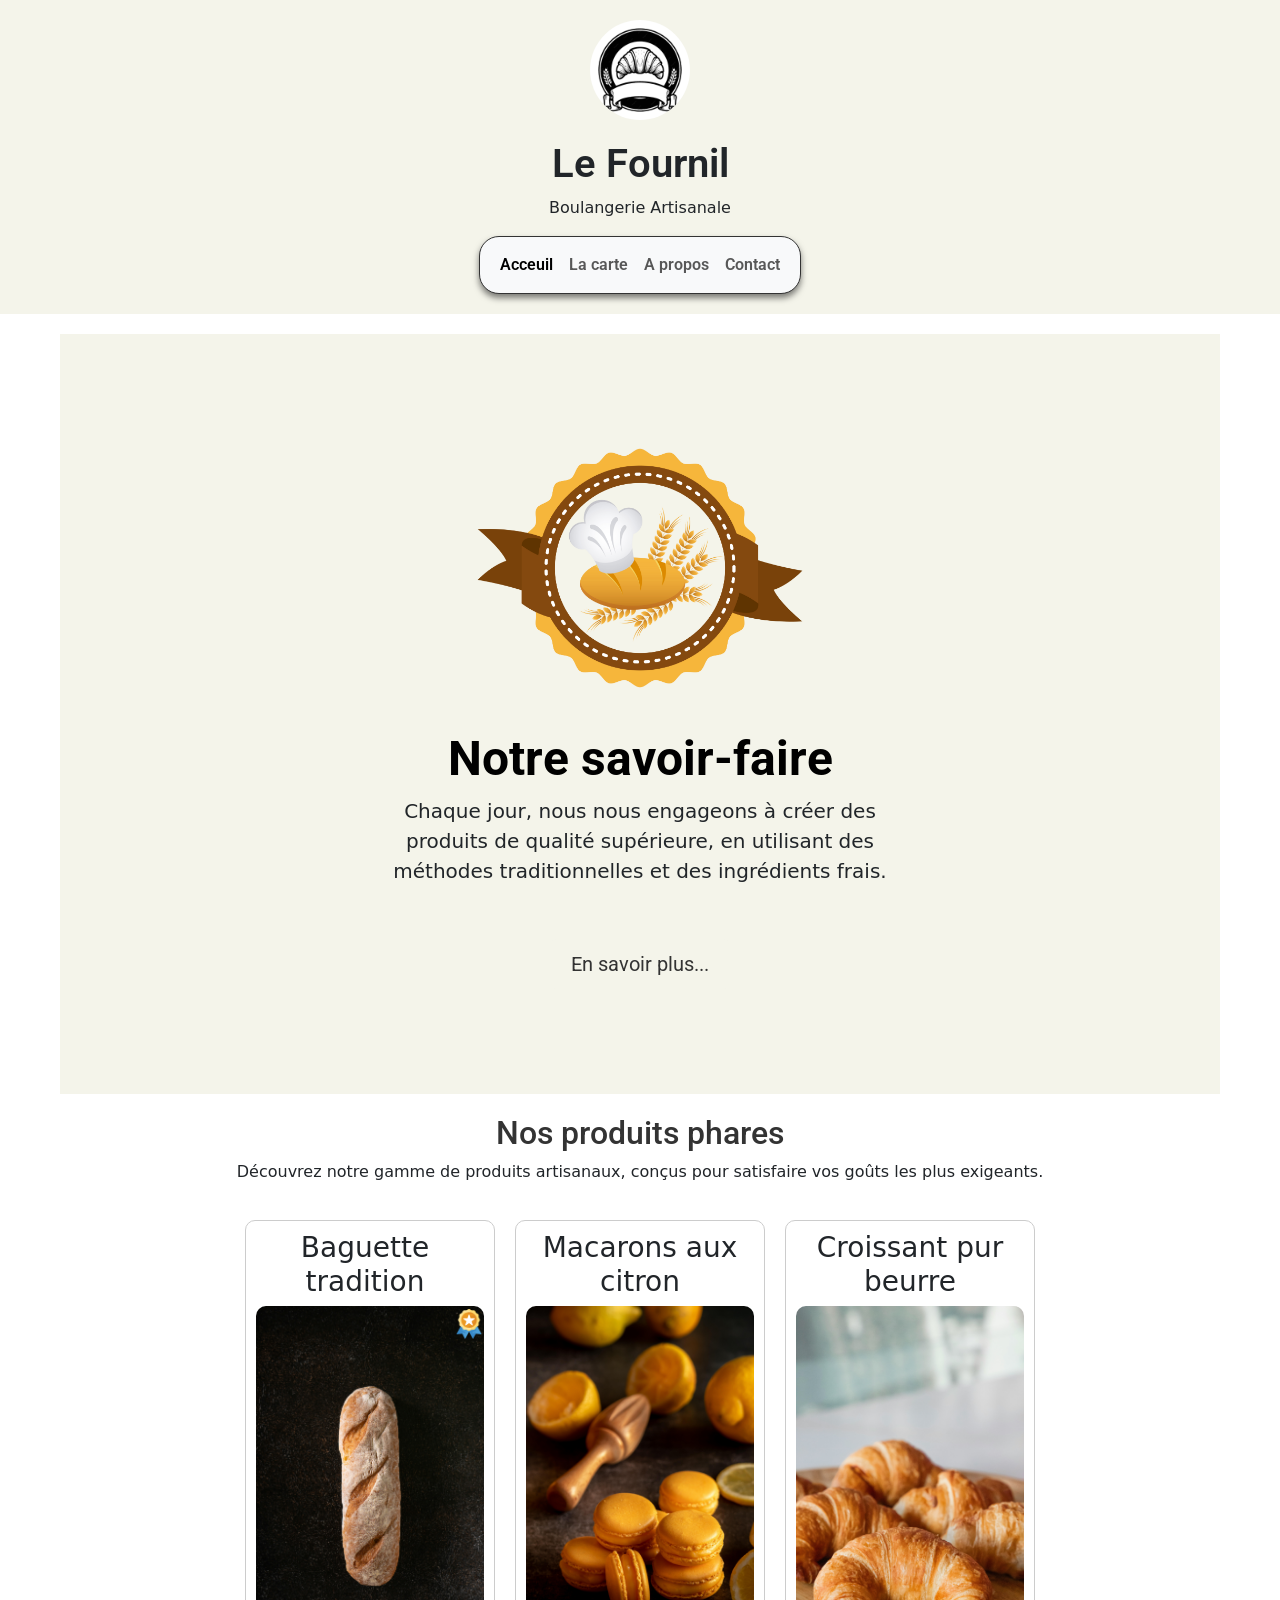
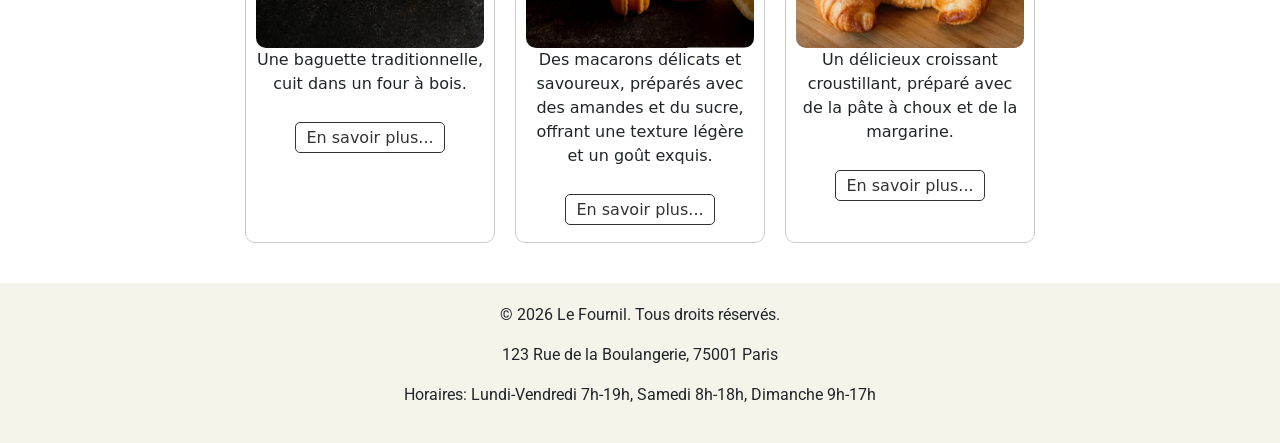
<file: index.html>
<!doctype html>
<html lang="fr">
  <head>
    <meta charset="UTF-8" />
    <meta name="viewport" content="width=device-width, initial-scale=1.0" />
    <!-- cdn bootstrap -->
    <link
      href="https://cdn.jsdelivr.net/npm/bootstrap@5.3.0/dist/css/bootstrap.min.css"
      rel="stylesheet"
    />
    <link rel="stylesheet" href="./assets/css/default.css" />
    <title>Le Fournil - Boulangerie Artisanale</title>
  </head>
  <body>
    <!-- Header -->
    <header>
      <!-- Logo -->
      <div class="header-content">
        <img src="assets/images/logo.jpg" alt="logo croissant" class="logo" />
        <h1>Le Fournil</h1>
        <p>Boulangerie Artisanale</p>

        <!-- Navigation -->
        <nav
          class="navbar navbar-expand-md bg-body-tertiary align-content-center"
        >
          <div class="container-fluid">
            <button
              class="navbar-toggler"
              type="button"
              data-bs-toggle="collapse"
              data-bs-target="#navbarText"
              aria-controls="navbarText"
              aria-expanded="false"
              aria-label="Toggle navigation"
            >
              <span class="navbar-toggler-icon"></span>
            </button>
            <div class="collapse navbar-collapse" id="navbarText">
              <ul class="navbar-nav me-auto mb-2 mb-lg-0">
                <li class="nav-item">
                  <a
                    class="nav-link active"
                    aria-current="page"
                    href="index.html"
                    >Acceuil</a
                  >
                </li>
                <li class="nav-item">
                  <a class="nav-link" href="/pages/la-carte.html">La carte</a>
                </li>
                <li class="nav-item">
                  <a class="nav-link" href="/pages/a-propos.html">A propos</a>
                </li>
                <li class="nav-item">
                  <a class="nav-link" href="/pages/contact.html">Contact</a>
                </li>
              </ul>
            </div>
          </div>
        </nav>
      </div>
    </header>
    <!-- Main -->
    <main class="container">
      <section class="hero">
        <div class="px-4 py-5 my-5 text-center">
          <img
            class="d-block mx-auto mb-4"
            src="./assets/images/54307.jpg"
            alt=""
            width="350px"
          />
          <h1 class="display-5 fw-bold text-body-emphasis">
            Notre savoir-faire
          </h1>
          <div class="col-lg-6 mx-auto">
            <p class="lead mb-4">
              Chaque jour, nous nous engageons à créer des produits de qualité
              supérieure, en utilisant des méthodes traditionnelles et des
              ingrédients frais.
            </p>
            <div class="d-grid gap-2 d-sm-flex justify-content-sm-center">
              <button type="button" class="btn btn-lg px-4 gap-3">
                <a class="link-hero" href="pages/a-propos.html"
                  >En savoir plus...</a
                >
              </button>
            </div>
          </div>
        </div>
      </section>
      <h2>Nos produits phares</h2>
      <p>
        Découvrez notre gamme de produits artisanaux, conçus pour satisfaire vos
        goûts les plus exigeants.
      </p>

      <section class="products-home">
        <article class="product">
          <div id="badge-title">
            <h3>Baguette tradition</h3>
            <img
              id="medaille"
              src="/assets/images/medaille.png"
              alt="Medaille or"
              data-bs-toggle="popover"
              data-bs-trigger="hover click"
              data-bs-placement="left"
              data-bs-content="Medaille d'or au concours de la meilleure baguette de Paris 2025"
            />
          </div>
          <img
            class="photo-section"
            src="assets/images/tradition.jpg"
            alt="baguette tradition"
          />
          <p>Une baguette traditionnelle, cuit dans un four à bois.</p>
          <button type="button" class="btn btn-phare btn-lg px-4 gap-3">
            <a href="/pages/la-carte.html#bread-section">En savoir plus...</a>
          </button>
        </article>
        <article class="product">
          <h3>Macarons aux citron</h3>
          <img
            class="photo-section"
            src="assets/images/Macarons.jpg"
            alt="macarons aux citron"
          />
          <p>
            Des macarons délicats et savoureux, préparés avec des amandes et du
            sucre, offrant une texture légère et un goût exquis.
          </p>
          <button
            type="button"
            class="btn btn-phare btn-lg px-4 gap-3 position-relative"
          >
            <a href="/pages/la-carte.html#patisseries-section"
              >En savoir plus...
            </a>
          </button>
        </article>
        <article class="product">
          <h3>Croissant pur beurre</h3>
          <img
            class="photo-section"
            src="assets/images/croissant_2.jpg"
            alt="croissants au beurre"
          />
          <p>
            Un délicieux croissant croustillant, préparé avec de la pâte à choux
            et de la margarine.
          </p>
          <button type="button" class="btn btn-phare btn-lg px-4 gap-3">
            <a href="/pages/la-carte.html#viennoiseries-section"
              >En savoir plus...</a
            >
          </button>
        </article>
      </section>
    </main>
  </body>

  <!-- Footer -->
  <footer>
    <p>&copy; 2026 Le Fournil. Tous droits réservés.</p>
    <p>123 Rue de la Boulangerie, 75001 Paris</p>
    <p>Horaires: Lundi-Vendredi 7h-19h, Samedi 8h-18h, Dimanche 9h-17h</p>
  </footer>
  <script src="https://cdn.jsdelivr.net/npm/bootstrap@5.3.0-alpha1/dist/js/bootstrap.bundle.min.js"></script>
  <script src="assets/js/index.js"></script>
</html>
</file>
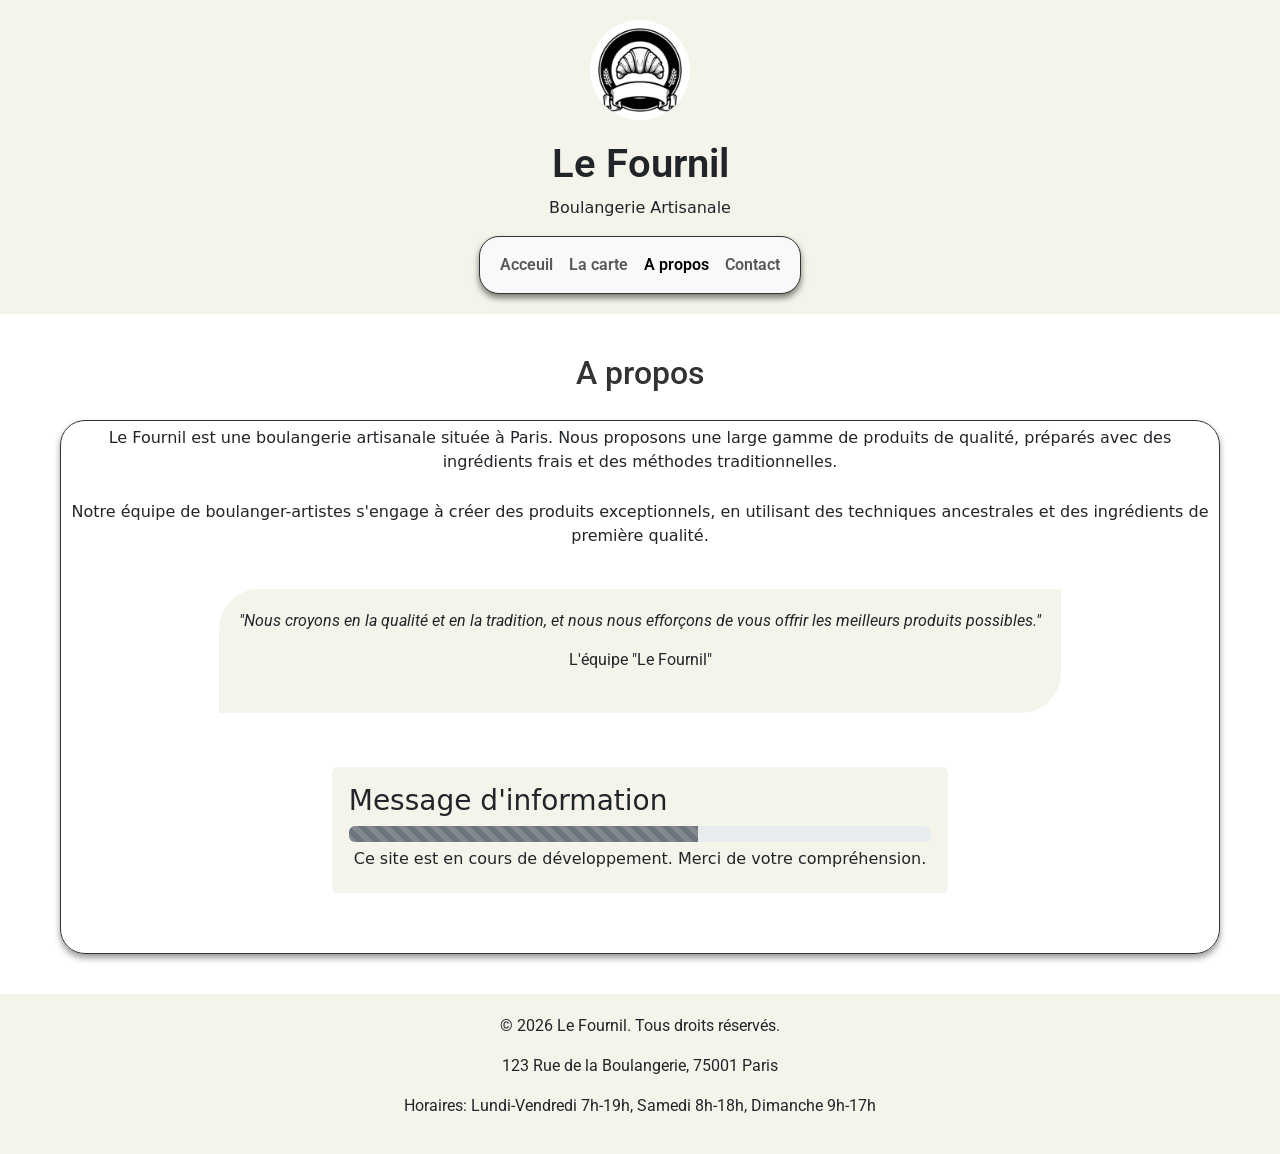
<file: pages/a-propos.html>
<!doctype html>
<html lang="fr">
  <head>
    <meta charset="UTF-8" />
    <meta name="viewport" content="width=device-width, initial-scale=1.0" />
    <link
      href="https://cdn.jsdelivr.net/npm/bootstrap@5.3.0/dist/css/bootstrap.min.css"
      rel="stylesheet"
    />
    <script src="https://cdn.jsdelivr.net/npm/bootstrap@5.3.0/dist/js/bootstrap.bundle.min.js"></script>
    <link rel="stylesheet" href="../assets/css/default.css" />
    <title>A propos - Le Fournil</title>
  </head>
  <body>
    <!-- Header -->
    <header>
      <!-- Logo -->
      <div class="header-content">
        <img
          src="../assets/images/logo.jpg"
          alt="logo croissant"
          class="logo"
        />
        <h1>Le Fournil</h1>
        <p>Boulangerie Artisanale</p>

        <!-- Navigation -->
        <nav
          class="navbar navbar-expand-md bg-body-tertiary align-content-center"
        >
          <div class="container-fluid">
            <button
              class="navbar-toggler"
              type="button"
              data-bs-toggle="collapse"
              data-bs-target="#navbarText"
              aria-controls="navbarText"
              aria-expanded="false"
              aria-label="Toggle navigation"
            >
              <span class="navbar-toggler-icon"></span>
            </button>
            <div class="collapse navbar-collapse" id="navbarText">
              <ul class="navbar-nav me-auto mb-2 mb-lg-0">
                <li class="nav-item">
                  <a class="nav-link" aria-current="page" href="../index.html"
                    >Acceuil</a
                  >
                </li>
                <li class="nav-item">
                  <a class="nav-link" href="/pages/la-carte.html">La carte</a>
                </li>
                <li class="nav-item">
                  <a class="nav-link active" href="/pages/a-propos.html"
                    >A propos</a
                  >
                </li>
                <li class="nav-item">
                  <a class="nav-link" href="/pages/contact.html">Contact</a>
                </li>
              </ul>
            </div>
          </div>
        </nav>
      </div>
    </header>
    <main class="container">
      <h2>A propos</h2>
      <article class="about-article">
        <p>
          Le Fournil est une boulangerie artisanale située à Paris. Nous
          proposons une large gamme de produits de qualité, préparés avec des
          ingrédients frais et des méthodes traditionnelles.
        </p>
        <p>
          Notre équipe de boulanger-artistes s'engage à créer des produits
          exceptionnels, en utilisant des techniques ancestrales et des
          ingrédients de première qualité.
        </p>
        <footer>
          <cite>
            "Nous croyons en la qualité et en la tradition, et nous nous
            efforçons de vous offrir les meilleurs produits possibles."
          </cite>
          <p>L'équipe "Le Fournil"</p>
        </footer>
        <!-- aside -->
        <aside class="container my-4">
          <div class="alert" role="alert">
            <h3>Message d'information</h3>
            <div class="progress">
              <div
                class="progress-bar progress-bar-striped progress-bar-animated bg-secondary"
                role="progressbar"
                style="width: 60%"
                aria-valuenow="60"
                aria-valuemin="0"
                aria-valuemax="100"
              ></div>
            </div>
            <p class="mb-0">
              Ce site est en cours de développement. Merci de votre
              compréhension.
            </p>
          </div>
        </aside>
      </article>
    </main>
  </body>
  <!-- Footer -->
  <footer>
    <p>&copy; 2026 Le Fournil. Tous droits réservés.</p>
    <p>123 Rue de la Boulangerie, 75001 Paris</p>
    <p>Horaires: Lundi-Vendredi 7h-19h, Samedi 8h-18h, Dimanche 9h-17h</p>
  </footer>
</html>
</file>
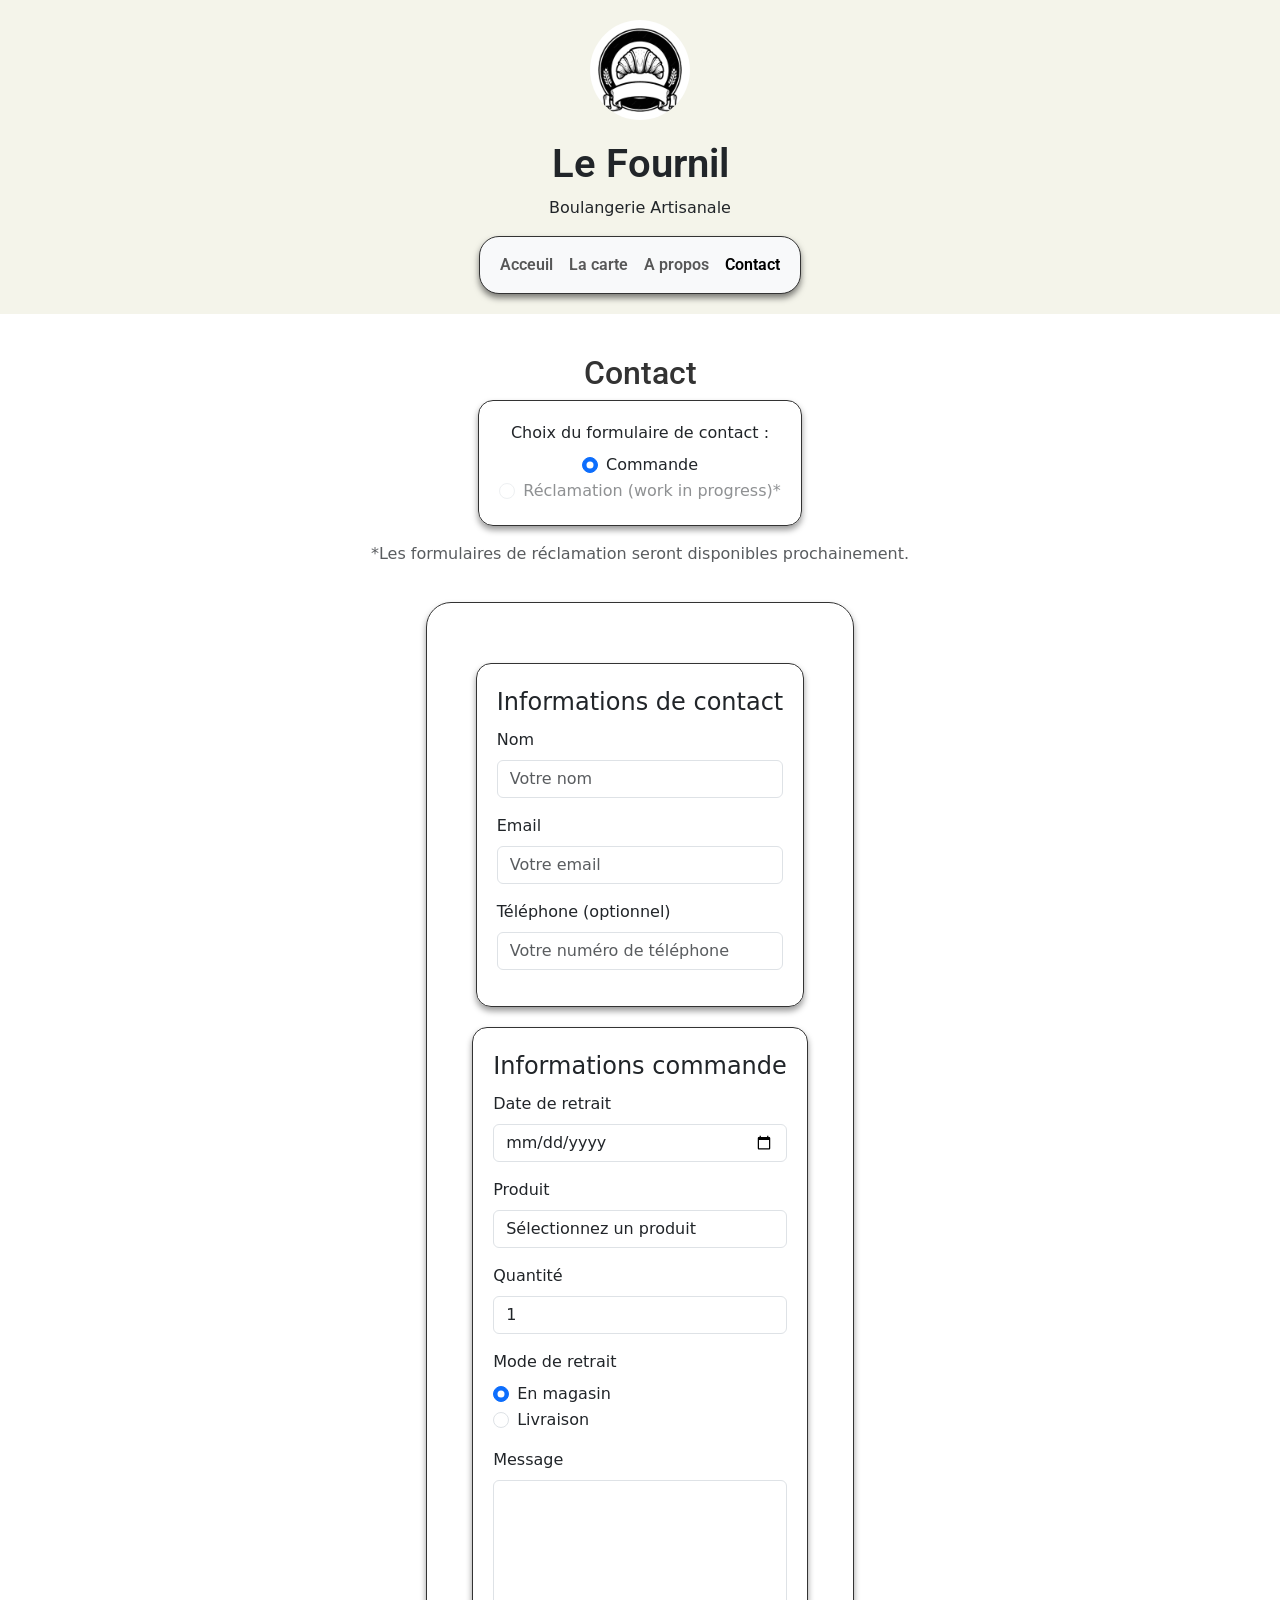
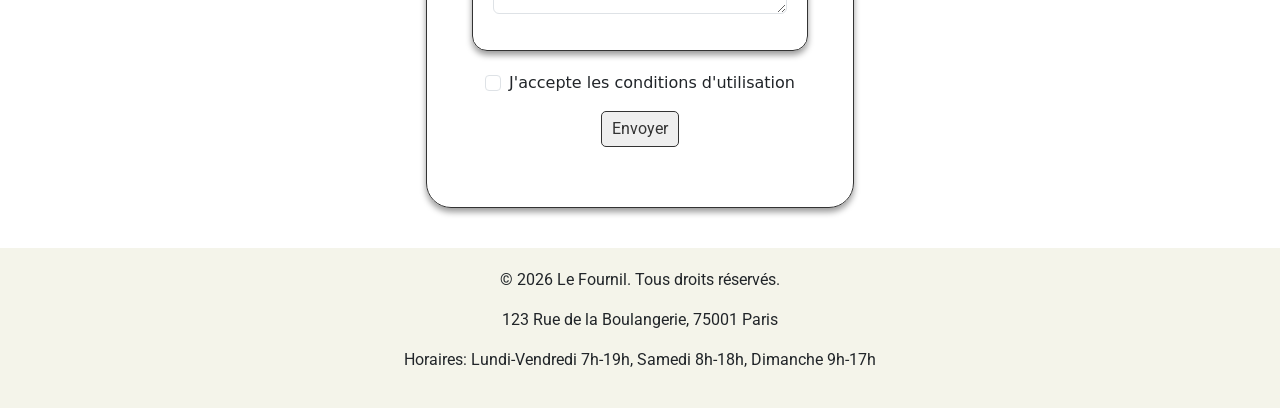
<file: pages/contact.html>
<!doctype html>
<html lang="fr">
  <head>
    <meta charset="UTF-8" />
    <meta name="viewport" content="width=device-width, initial-scale=1.0" />
    <link
      href="https://cdn.jsdelivr.net/npm/bootstrap@5.3.0/dist/css/bootstrap.min.css"
      rel="stylesheet"
    />
    <script src="https://cdn.jsdelivr.net/npm/bootstrap@5.3.0/dist/js/bootstrap.bundle.min.js"></script>
    <link rel="stylesheet" href="../assets/css/default.css" />
    <title>Contact - Le Fournil</title>
  </head>
  <body>
    <!-- Header -->
    <header>
      <!-- Logo -->
      <div class="header-content">
        <img
          src="../assets/images/logo.jpg"
          alt="logo croissant"
          class="logo"
        />
        <h1>Le Fournil</h1>
        <p>Boulangerie Artisanale</p>

        <!-- Navigation -->
        <nav
          class="navbar navbar-expand-md bg-body-tertiary align-content-center"
        >
          <div class="container-fluid">
            <button
              class="navbar-toggler"
              type="button"
              data-bs-toggle="collapse"
              data-bs-target="#navbarText"
              aria-controls="navbarText"
              aria-expanded="false"
              aria-label="Toggle navigation"
            >
              <span class="navbar-toggler-icon"></span>
            </button>
            <div class="collapse navbar-collapse" id="navbarText">
              <ul class="navbar-nav me-auto mb-2 mb-lg-0">
                <li class="nav-item">
                  <a class="nav-link" aria-current="page" href="../index.html"
                    >Acceuil</a
                  >
                </li>
                <li class="nav-item">
                  <a class="nav-link" href="/pages/la-carte.html">La carte</a>
                </li>
                <li class="nav-item">
                  <a class="nav-link" href="/pages/a-propos.html">A propos</a>
                </li>
                <li class="nav-item">
                  <a class="nav-link active" href="/pages/contact.html"
                    >Contact</a
                  >
                </li>
              </ul>
            </div>
          </div>
        </nav>
      </div>
    </header>
    <main class="container">
      <h2>Contact</h2>
      <!-- Radio pour choisir le type de contact   -->
      <div class="form-choice mb-3">
        <label class="form-label">Choix du formulaire de contact :</label>
        <div class="form-check">
          <input
            class="form-check-input"
            type="radio"
            name="contactType"
            id="commande"
            value="commande"
            checked
          />
          <label class="form-check-label" for="commande"> Commande </label>
        </div>
        <div class="form-check">
          <input
            class="form-check-input"
            type="radio"
            name="contactType"
            id="reclamation"
            value="reclamation"
            disabled
          />
          <label class="form-check-label" for="reclamation">
            Réclamation (work in progress)*
          </label>
        </div>
      </div>
      <!-- message d'information sur les formulaires à venir -->
      <p class="text-muted">
        *Les formulaires de réclamation seront disponibles prochainement.
      </p>
      <!-- Formulaire -->
      <form action="#" method="post" class="form-contact">
        <fieldset class="form-fieldset">
          <legend>Informations de contact</legend>
          <div class="mb-3">
            <label for="name" class="form-label">Nom</label>
            <input
              type="text"
              class="form-control"
              id="name"
              name="name"
              placeholder="Votre nom"
              required
            />
          </div>
          <div class="mb-3">
            <!-- Champ email -->
            <label for="email" class="form-label">Email</label>
            <input
              type="email"
              class="form-control"
              id="email"
              name="email"
              placeholder="Votre email"
              pattern="[a-z0-9._%+-]+@[a-z0-9.-]+\.[a-z]{2,}$"
              required
            />
            <!-- message erreur formulaire ( pour JS )-->
            <div class="invalid-feedback">
              Veuillez entrer une adresse email valide.
            </div>
          </div>
          <!-- Champ téléphone -->
          <div class="mb-3">
            <label for="phone" class="form-label">Téléphone (optionnel)</label>
            <input
              type="tel"
              class="form-control"
              id="phone"
              name="phone"
              placeholder="Votre numéro de téléphone"
              pattern="[0-9]{10}"
            />
          </div>
          <!-- message erreur formulaire ( pour JS )-->
          <div class="invalid-feedback">
            Veuillez entrer un numéro de téléphone valide.
          </div>
        </fieldset>
        <fieldset class="form-fieldset">
          <legend>Informations commande</legend>
          <!-- date retrait -->
          <div class="mb-3">
            <label for="date" class="form-label">Date de retrait</label>
            <input
              type="date"
              class="form-control"
              id="date"
              name="date"
              required
            />
          </div>
          <!-- produit -->
          <div class="mb-3">
            <label for="product" class="form-label">Produit</label>
            <select class="form-control" id="product" name="product" required>
              <option value="">Sélectionnez un produit</option>
              <optgroup label="Pains">
                <option value="baguette">Baguette tradition</option>
                <option value="pain-complet-noix">Pain complet aux noix</option>
                <option value="pain-levain">Pain au levain</option>
              </optgroup>
              <optgroup label="Viennoiseries">
                <option value="croissant">Croissants</option>
                <option value="pain-au-chocolat">Pains au chocolat</option>
                <option value="pain-aux-raisins">Pains aux raisins</option>
              </optgroup>
              <optgroup label="Pâtisseries">
                <option value="macarons">Macarons</option>
                <option value="beignets-fourés">Beignets fourés</option>
                <option value="tarte-fraise">Tartes aux fraises</option>
              </optgroup>
            </select>
          </div>
          <!-- quantité -->
          <div class="mb-3">
            <label for="quantity" class="form-label">Quantité</label>
            <input
              type="number"
              class="form-control"
              id="quantity"
              name="quantity"
              min="1"
              max="20"
              value="1"
            />
          </div>
          <!-- mode de retrait (radio)-->
          <div class="mb-3">
            <label for="pickup" class="form-label">Mode de retrait</label>
            <div class="form-check">
              <input
                class="form-check-input"
                type="radio"
                name="pickup"
                id="in-store"
                value="in-store"
                checked
              />
              <label class="form-check-label" for="in-store">
                En magasin
              </label>
            </div>
            <div class="form-check">
              <input
                class="form-check-input"
                type="radio"
                name="pickup"
                id="delivery"
                value="delivery"
              />
              <label class="form-check-label" for="delivery"> Livraison </label>
            </div>
          </div>
          <div class="mb-3">
            <!-- message -->
            <label for="message" class="form-label">Message</label>
            <textarea
              class="form-control"
              id="message"
              name="message"
              rows="5"
              maxlength="300"
            ></textarea>
          </div>
        </fieldset>
        <!-- checkbox conditions -->
        <div class="mb-3 form-check">
          <input
            class="form-check-input"
            type="checkbox"
            id="terms"
            name="terms"
            required
          />
          <label class="form-check-label" for="terms">
            J'accepte les conditions d'utilisation
          </label>
        </div>
        <button type="submit" class="btn-contact">Envoyer</button>
      </form>
    </main>
  </body>
  <!-- Footer -->
  <footer>
    <p>&copy; 2026 Le Fournil. Tous droits réservés.</p>
    <p>123 Rue de la Boulangerie, 75001 Paris</p>
    <p>Horaires: Lundi-Vendredi 7h-19h, Samedi 8h-18h, Dimanche 9h-17h</p>
  </footer>
</html>
</file>
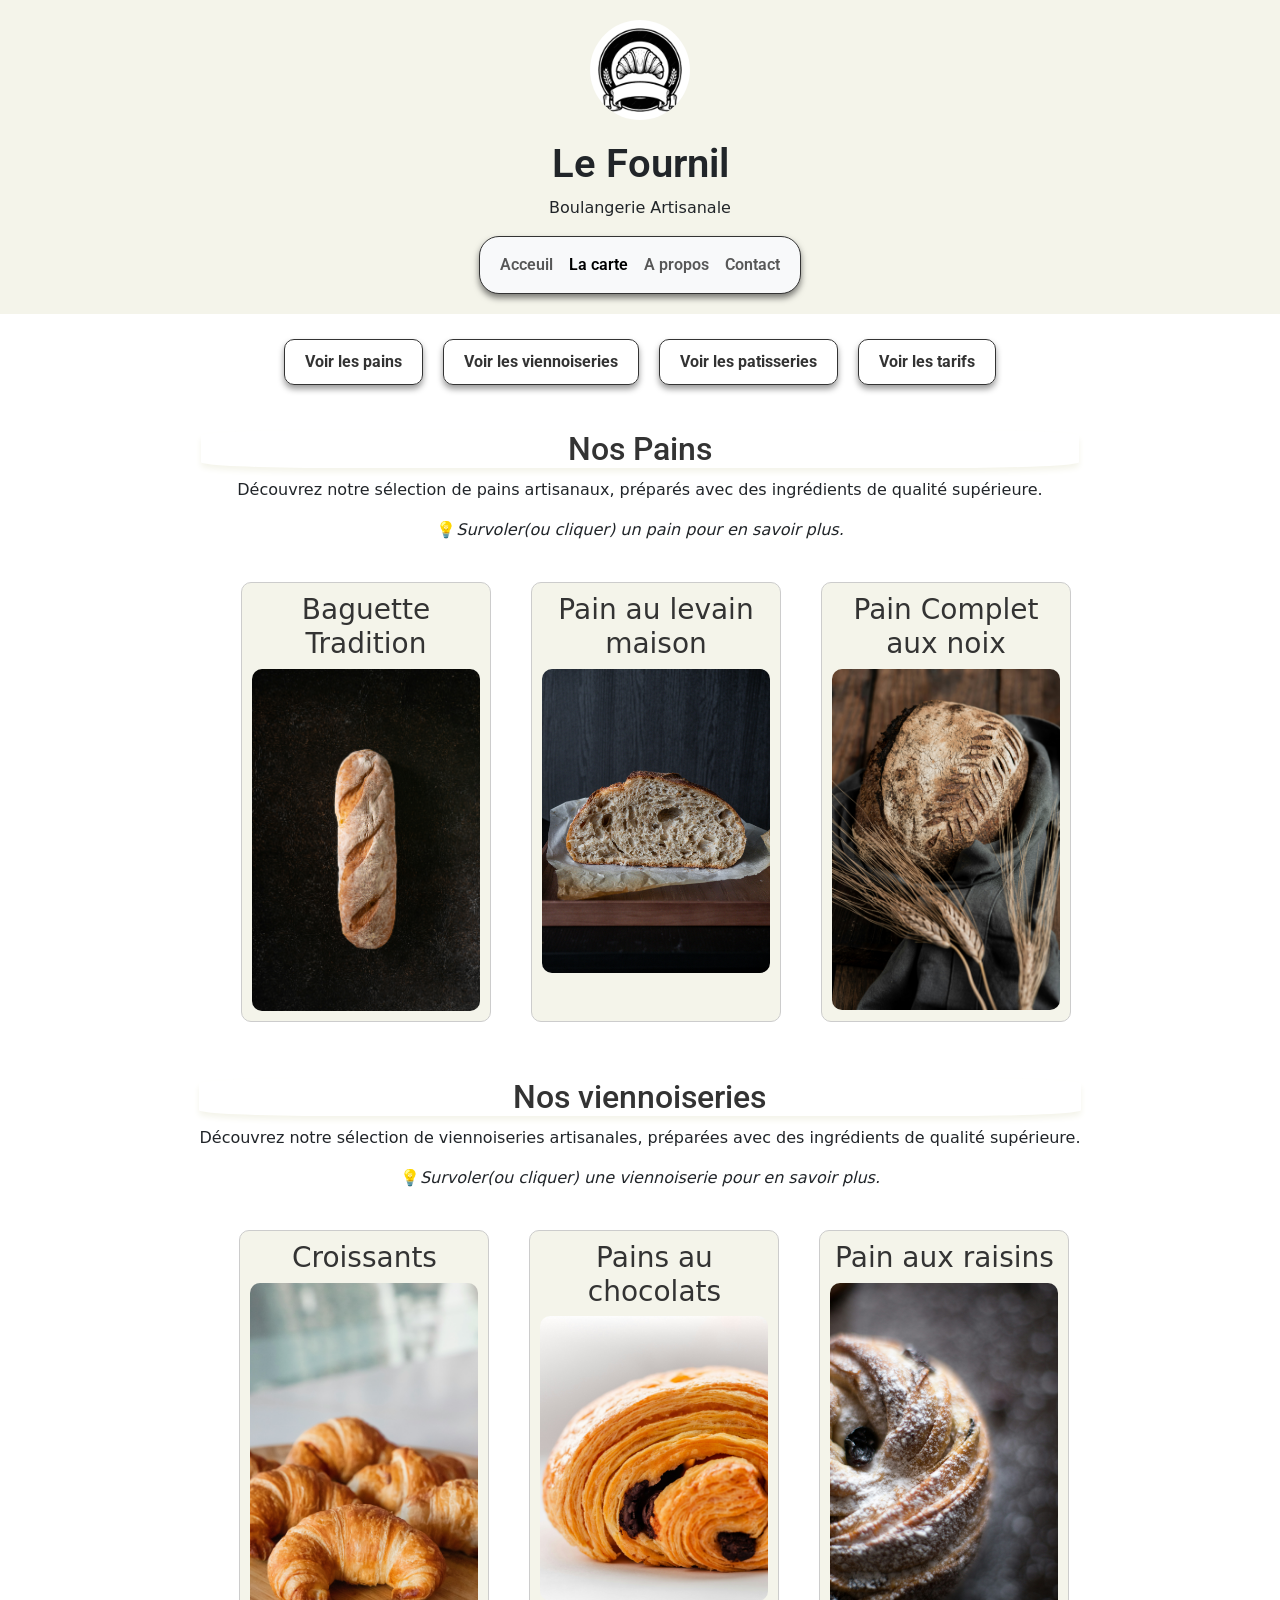
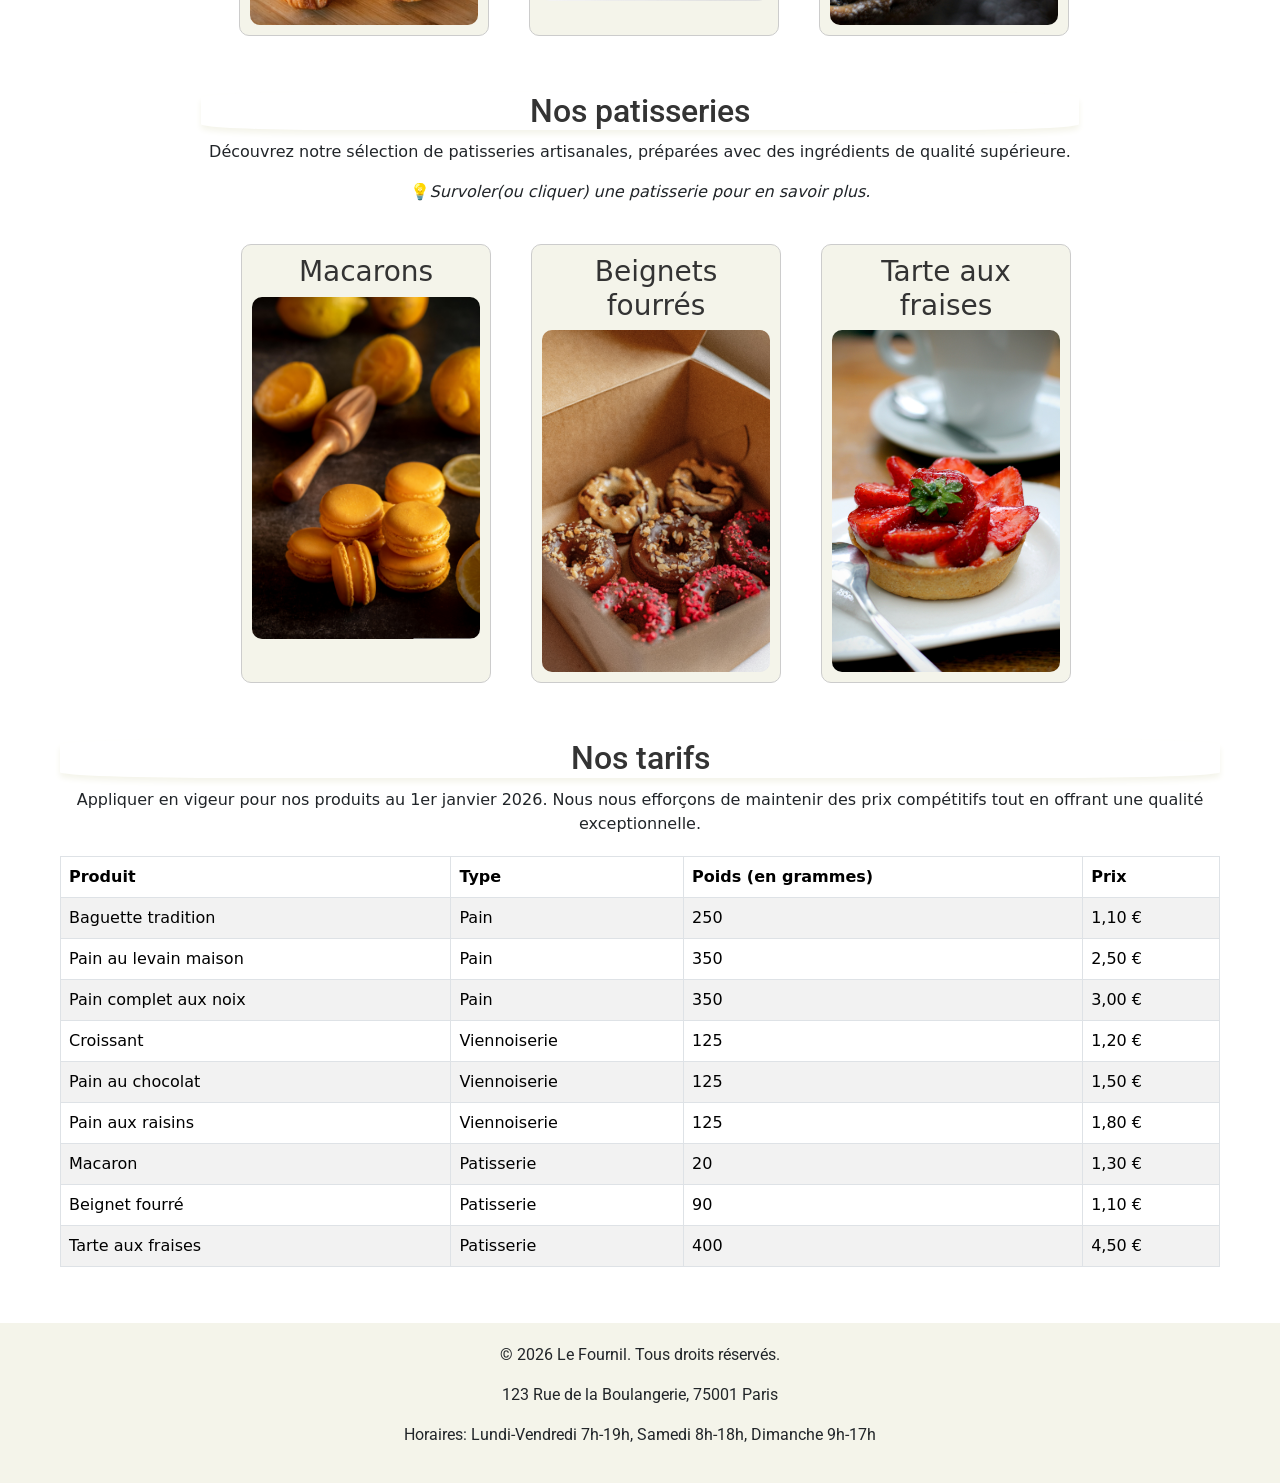
<file: pages/la-carte.html>
<!doctype html>
<html lang="fr">
  <head>
    <meta charset="UTF-8" />
    <meta name="viewport" content="width=device-width, initial-scale=1.0" />
    <link
      href="https://cdn.jsdelivr.net/npm/bootstrap@5.3.0/dist/css/bootstrap.min.css"
      rel="stylesheet"
    />
    <script
      src="https://cdn.jsdelivr.net/npm/bootstrap@5.3.0/dist/js/bootstrap.bundle.min.js"
      defer
    ></script>
    <link rel="stylesheet" href="../assets/css/default.css" />
    <title>La carte - Le Fournil</title>
  </head>
  <body>
    <!-- Header -->
    <header>
      <!-- Logo -->
      <div class="header-content">
        <img
          src="../assets/images/logo.jpg"
          alt="logo croissant"
          class="logo"
        />
        <h1>Le Fournil</h1>
        <p>Boulangerie Artisanale</p>

        <!-- Navigation -->
        <nav
          class="navbar navbar-expand-md bg-body-tertiary align-content-center"
        >
          <div class="container-fluid">
            <button
              class="navbar-toggler"
              type="button"
              data-bs-toggle="collapse"
              data-bs-target="#navbarText"
              aria-controls="navbarText"
              aria-expanded="false"
              aria-label="Toggle navigation"
            >
              <span class="navbar-toggler-icon"></span>
            </button>
            <div class="collapse navbar-collapse" id="navbarText">
              <ul class="navbar-nav me-auto mb-2 mb-lg-0">
                <li class="nav-item">
                  <a class="nav-link" aria-current="page" href="../index.html"
                    >Acceuil</a
                  >
                </li>
                <li class="nav-item">
                  <a class="nav-link active" href="/pages/la-carte.html"
                    >La carte</a
                  >
                </li>
                <li class="nav-item">
                  <a class="nav-link" href="/pages/a-propos.html">A propos</a>
                </li>
                <li class="nav-item">
                  <a class="nav-link" href="/pages/contact.html">Contact</a>
                </li>
              </ul>
            </div>
          </div>
        </nav>
      </div>
    </header>
    <main class="container">
      <!-- lien d'ancre -->
      <div class="ancre-la-carte">
        <a href="#bread-section">Voir les pains</a>
        <a href="#viennoiseries-section">Voir les viennoiseries</a>
        <a href="#patisseries-section">Voir les patisseries</a>
        <a href="#tarifs-section">Voir les tarifs</a>
      </div>
      <section id="bread-section">
        <div class="head-section">
          <h2>Nos Pains</h2>
          <p>
            Découvrez notre sélection de pains artisanaux, préparés avec des
            ingrédients de qualité supérieure.
          </p>
          <p>💡<i>Survoler(ou cliquer) un pain pour en savoir plus.</i></p>
        </div>
        <div class="products-la-carte">
          <ul class="row">
            <li class="col-lg-4 col-m-6 col-xs-12">
              <div
                data-bs-toggle="popover"
                data-bs-trigger="hover click"
                data-bs-placement="left"
                data-bs-content="La baguette tradition est une baguette cuit dans un four à bois, avec une croûte croustillante et une mie moelleuse."
              >
                <h3>Baguette Tradition</h3>
                <img
                  src="../assets/images/tradition.jpg"
                  alt=""
                  width="200px"
                  loading="lazy"
                />
              </div>
            </li>
            <li class="col-lg-4 col-m-6 col-xs-12">
              <div
                data-bs-toggle="popover"
                data-bs-trigger="hover click"
                data-bs-placement="bottom"
                data-bs-content="Le Pain au levain est un pain traditionnel, préparé avec du levain naturel, offrant un goût riche et une texture moelleuse."
              >
                <h3>Pain au levain maison</h3>
                <img
                  src="../assets/images/pain_levain.jpg"
                  alt=""
                  width="200px"
                  loading="lazy"
                />
              </div>
            </li>

            <li class="col-lg-4 col-m-6 col-xs-12">
              <div
                data-bs-toggle="popover"
                data-bs-trigger="hover click"
                data-bs-placement="right"
                data-bs-content="Le Pain aux Noix est un pain délicieux, garni de noix de cajou et de noisettes, parfait pour un goûter ou un repas."
              >
                <h3>Pain Complet aux noix</h3>
                <img
                  src="../assets/images/pain_complet.jpg"
                  alt=""
                  width="200px"
                  loading="lazy"
                />
              </div>
            </li>
          </ul>
        </div>
      </section>
      <section id="viennoiseries-section">
        <div class="head-section">
          <h2>Nos viennoiseries</h2>
          <p>
            Découvrez notre sélection de viennoiseries artisanales, préparées
            avec des ingrédients de qualité supérieure.
          </p>
          <p>
            💡<i>Survoler(ou cliquer) une viennoiserie pour en savoir plus.</i>
          </p>
        </div>
        <div class="products-la-carte">
          <ul class="row">
            <li class="col-lg-4 col-m-6 col-xs-12">
              <div
                data-bs-toggle="popover"
                data-bs-trigger="hover click"
                data-bs-placement="left"
                data-bs-content="Le croissant est une viennoiserie française, préparée avec de la pâte feuilletée et du beurre, offrant une texture légère et croustillante."
              >
                <h3>Croissants</h3>
                <img
                  src="../assets/images/croissant_2.jpg"
                  alt=""
                  width="200px"
                  loading="lazy"
                />
              </div>
            </li>
            <li class="col-lg-4 col-m-6 col-xs-12">
              <div
                data-bs-toggle="popover"
                data-bs-trigger="hover click"
                data-bs-placement="bottom"
                data-bs-content="Le Pain au chocolat est une viennoiserie française, préparée avec de la pâte feuilletée et du chocolat, offrant une texture légère et croustillante."
              >
                <h3>Pains au chocolats</h3>
                <img
                  src="../assets/images/pain_choco.jpg"
                  alt=""
                  width="200px"
                  loading="lazy"
                />
              </div>
            </li>

            <li class="col-lg-4 col-m-6 col-xs-12">
              <div
                data-bs-toggle="popover"
                data-bs-trigger="hover click"
                data-bs-placement="right"
                data-bs-content="Le Pain aux Raisins est une viennoiserie française, préparée avec de la pâte feuilletée, des raisins secs et de la crème pâtissière, offrant une texture légère et croustillante."
              >
                <h3>Pain aux raisins</h3>
                <img
                  src="../assets/images/pain_raisin.jpg"
                  alt=""
                  width="200px"
                  loading="lazy"
                />
              </div>
            </li>
          </ul>
        </div>
      </section>
      <section id="patisseries-section">
        <div class="head-section">
          <h2>Nos patisseries</h2>
          <p>
            Découvrez notre sélection de patisseries artisanales, préparées avec
            des ingrédients de qualité supérieure.
          </p>
          <p>
            💡<i>Survoler(ou cliquer) une patisserie pour en savoir plus.</i>
          </p>
        </div>
        <div class="products-la-carte">
          <ul class="row">
            <li class="col-lg-4 col-m-6 col-xs-12">
              <div
                data-bs-toggle="popover"
                data-bs-trigger="hover click"
                data-bs-placement="left"
                data-bs-content="Le macaron est une pâtisserie française, préparée avec des amandes, du sucre et des colorants, offrant une texture légère et un goût délicieux."
              >
                <h3>Macarons</h3>
                <img
                  src="../assets/images/Macarons.jpg"
                  alt=""
                  width="200px"
                  loading="lazy"
                />
              </div>
            </li>
            <li class="col-lg-4 col-m-6 col-xs-12">
              <div
                data-bs-toggle="popover"
                data-bs-trigger="hover click"
                data-bs-placement="bottom"
                data-bs-content="Le Beignet fourré est une pâtisserie française, préparée avec de la pâte à beignet et une garniture sucrée, offrant une texture moelleuse et un goût délicieux."
              >
                <h3>Beignets fourrés</h3>
                <img
                  src="../assets/images/beignets.jpg"
                  alt=""
                  width="200px"
                  loading="lazy"
                />
              </div>
            </li>

            <li class="col-lg-4 col-m-6 col-xs-12">
              <div
                data-bs-toggle="popover"
                data-bs-trigger="hover click"
                data-bs-placement="right"
                data-bs-content="La Tarte aux Fraises est une pâtisserie française, préparée avec des fraises fraîches et de la crème pâtissière, offrant une texture légère et un goût délicieux."
              >
                <h3>Tarte aux fraises</h3>
                <img
                  src="../assets/images/tarte_fraise.jpg"
                  alt=""
                  width="200px"
                  loading="lazy"
                />
              </div>
            </li>
          </ul>
        </div>
      </section>
      <section id="tarifs-section">
        <div class="head-section">
          <h2>Nos tarifs</h2>
          <p>
            Appliquer en vigeur pour nos produits au 1er janvier 2026. Nous nous
            efforçons de maintenir des prix compétitifs tout en offrant une
            qualité exceptionnelle.
          </p>
        </div>
        <table class="table table-striped table-bordered">
          <thead>
            <tr>
              <th>Produit</th>
              <th>Type</th>
              <th>Poids (en grammes)</th>
              <th>Prix</th>
            </tr>
          </thead>
          <tbody>
            <tr>
              <td>Baguette tradition</td>
              <td>Pain</td>
              <td>250</td>
              <td>1,10 €</td>
            </tr>
            <tr>
              <td>Pain au levain maison</td>
              <td>Pain</td>
              <td>350</td>
              <td>2,50 €</td>
            </tr>
            <tr>
              <td>Pain complet aux noix</td>
              <td>Pain</td>
              <td>350</td>
              <td>3,00 €</td>
            </tr>
            <tr>
              <td>Croissant</td>
              <td>Viennoiserie</td>
              <td>125</td>
              <td>1,20 €</td>
            </tr>
            <tr>
              <td>Pain au chocolat</td>
              <td>Viennoiserie</td>
              <td>125</td>
              <td>1,50 €</td>
            </tr>
            <tr>
              <td>Pain aux raisins</td>
              <td>Viennoiserie</td>
              <td>125</td>
              <td>1,80 €</td>
            </tr>
            <tr>
              <td>Macaron</td>
              <td>Patisserie</td>
              <td>20</td>
              <td>1,30 €</td>
            </tr>
            <tr>
              <td>Beignet fourré</td>
              <td>Patisserie</td>
              <td>90</td>
              <td>1,10 €</td>
            </tr>
            <tr>
              <td>Tarte aux fraises</td>
              <td>Patisserie</td>
              <td>400</td>
              <td>4,50 €</td>
            </tr>
          </tbody>
        </table>
      </section>
    </main>

    <!-- Optional: Place to the bottom of scripts -->
    <script>
      document.addEventListener("DOMContentLoaded", () => {
        console.log("Popover init");

        const popoverTriggerList = document.querySelectorAll(
          '[data-bs-toggle="popover"]',
        );

        console.log(popoverTriggerList);

        [...popoverTriggerList].forEach((el) => {
          new bootstrap.Popover(el);
        });
      });
    </script>
  </body>
  <!-- Footer -->
  <footer>
    <p>&copy; 2026 Le Fournil. Tous droits réservés.</p>
    <p>123 Rue de la Boulangerie, 75001 Paris</p>
    <p>Horaires: Lundi-Vendredi 7h-19h, Samedi 8h-18h, Dimanche 9h-17h</p>
  </footer>
</html>
</file>
<file: assets/css/default.css>
@import url("https://fonts.googleapis.com/css2?family=Roboto:ital,wght@0,100..900;1,100..900&display=swap");

@media screen and (max-width: 768px) {
  .ancre-la-carte {
    flex-direction: column;
  }
  .row {
    align-items: center;
    flex-direction: column;
  }
}
*,
*::before,
*::after {
  box-sizing: border-box;
}

:root {
  --primary-color: #f4f4ea;
  --secondary-color: #333;
  --accent-color: #ff6f61;
  --background-color: #f5f5f5;
  --font-primary: "Roboto", sans-serif;
}
/* Style globale */
.body {
  background-color: var(--background-color);
  font-family: Arial, sans-serif;
  margin: 0;
  padding: 0;
}
.container {
  max-width: 1200px;
  margin: 0 auto;
  padding: 20px;
  display: flex;
  flex-direction: column;
  align-items: center;
}
h1 {
  font-family: var(--font-primary);
  font-weight: 600;
  text-align: center;
  margin-top: 20px;
}
h2 {
  color: var(--secondary-color);
  font-family: var(--font-primary);
  text-align: center;
  margin-top: 20px;
}

/*  HEADER */
header {
  display: flex;
  background-color: var(--primary-color);
  padding: 20px;
  text-align: center;
  align-items: center;
  justify-content: space-evenly;
}
header img {
  width: 100px;
  height: auto;
  border-radius: 50%;
}
.header-content {
  display: flex;
  flex-direction: column;
  align-items: center;
}

.navbar {
  font-family: var(--font-primary);
  border: 1px solid var(--secondary-color);
  border-radius: 20px;
  box-shadow: 0 4px 6px rgba(0, 0, 0, 0.5);
}
.navbar a:checked {
  color: var(--secondary-color);
  text-decoration: none;
  padding: 10px 20px;
  display: inline-block;
}
nav li {
  font-weight: 600;
}

/* FOOTER */
footer {
  font-family: var(--font-primary);
  background-color: var(--primary-color);
  padding: 20px;
  text-align: center;
  margin-top: 20px;
}

/* PAGE ACCUEIL */
.hero {
  background-color: var(--primary-color);
}
.link-hero {
  display: inline-block;
  padding: 10px 20px;
  background-color: var(--primary-color);
  color: var(--secondary-color);
  text-decoration: none;
  border-radius: 5px;
  margin-top: 20px;
  font-family: var(--font-primary);
}
.link-hero:hover {
  background-color: var(--secondary-color);
  border: 1px solid var(--secondary-color);
  color: var(--primary-color);
  transition: background-color 0.3s ease;
}
.products-home {
  display: flex;
  flex-wrap: wrap;
  justify-content: center;
  gap: 20px;
  margin-top: 20px;
}
.products-home .product {
  width: 250px;
  border: 1px solid #ccc;
  border-radius: 10px;
  padding: 10px;
  text-align: center;
}
.products-home .product .photo-section {
  width: 100%;
  height: auto;
  border-radius: 10px;
}

.btn-phare a {
  text-decoration: none;
  color: var(--secondary-color);
  font-size: medium;
  /* font-weight: medium; */
  padding: 5px 10px;
  border: 1px solid var(--secondary-color);
  border-radius: 5px;
  transition: background-color 0.3s ease;
}
.btn-phare a:hover {
  background-color: var(--primary-color);
  color: var(--secondary-color);
}
#badge-title {
  display: flex;
  align-items: center;
}
#badge-title h3 {
  margin-left: 20px;
}
#medaille {
  width: 30px;
  height: auto;
  position: relative;
  top: 55px;
}
/* PAGE LA CARTE */
.head-section {
  text-align: center;
  margin-bottom: 20px;
}
.head-section h2 {
  color: var(--secondary-color);
  box-shadow: 0 4px 6px var(--primary-color);
  border-radius: 15%;
  font-size: 2em;
  margin-bottom: 10px;
}
.photo-section {
  width: 80%;
  height: 150px;
  border-radius: 20px;
}

.products-la-carte {
  color: var(--secondary-color);
}

.products-la-carte li {
  list-style: none;
  margin: 20px;
  font-size: large;
  width: 250px;
  background-color: var(--primary-color);
  border: 1px solid #ccc;
  border-radius: 10px;
  padding: 10px;
  text-align: center;
}
.products-la-carte li img {
  width: 100%;
  height: 100%;
  border-radius: 10px;
}
.products-la-carte li img:hover {
  transform: scale(1.01);
  transition: transform 0.3s ease;
  cursor: help;
}

.ancre-la-carte {
  font-family: var(--font-primary);
  display: flex;
  justify-content: center;
  gap: 20px;
  margin: 0 10px 20px 10px;
  /* margin-bottom: 20px; */
  padding: 5px;
  a {
    text-decoration: none;
    color: var(--secondary-color);
    font-weight: bold;
    padding: 10px 20px;
    border-radius: 10px;
    transition: background-color 0.3s ease;
    border: 1px solid var(--secondary-color);
    box-shadow: 0 4px 6px rgba(0, 0, 0, 0.4);
  }
}
.ancre-la-carte a:hover {
  background-color: var(--primary-color);
  color: var(--secondary-color);
}

/* PAGE A PROPOS */
.about-article {
  border: 1px solid var(--secondary-color);
  border-radius: 25px;
  box-shadow: 0 4px 6px rgba(0, 0, 0, 0.4);
  display: flex;
  flex-direction: column;
  align-items: center;
  margin-top: 20px;
}
.about-article p {
  text-align: center;
  padding: 5px;
  font-size: medium;
}
.about-article footer p {
  margin-top: 10px;
}
.about-article footer {
  margin-bottom: 10px;
  border-radius: 40px 0 40px 0;
}

/* ASIDE */
.alert {
  background-color: var(--primary-color);
  width: auto;
  max-width: fit-content;
  justify-self: center;
}
.alert p {
  font-size: medium;
}

/* PAGE CONTACT */
.form-choice {
  display: flex;
  flex-direction: column;
  align-items: center;
  margin-bottom: 20px;
  border: 1px solid var(--secondary-color);
  border-radius: 15px;
  padding: 20px;
  box-shadow: 0 4px 6px rgba(0, 0, 0, 0.4);
}
.form-contact {
  display: flex;
  padding: 60px 45px;
  flex-direction: column;
  align-items: center;
  margin-top: 20px;
  border: 1px solid var(--secondary-color);
  border-radius: 25px;
  box-shadow: 0 4px 6px rgba(0, 0, 0, 0.4);
}
.form-fieldset {
  border: 1px solid var(--secondary-color);
  border-radius: 15px;
  padding: 20px;
  margin-bottom: 20px;
  box-shadow: 0 4px 6px rgba(0, 0, 0, 0.4);
}
.btn-contact {
  font-family: var(--font-primary);
  text-decoration: none;
  color: var(--secondary-color);
  font-size: medium;
  padding: 5px 10px;
  border: 1px solid var(--secondary-color);
  border-radius: 5px;
  transition: background-color 0.3s ease;
}

.btn-contact:hover {
  background-color: var(--primary-color);
  color: var(--secondary-color);
}
</file>
